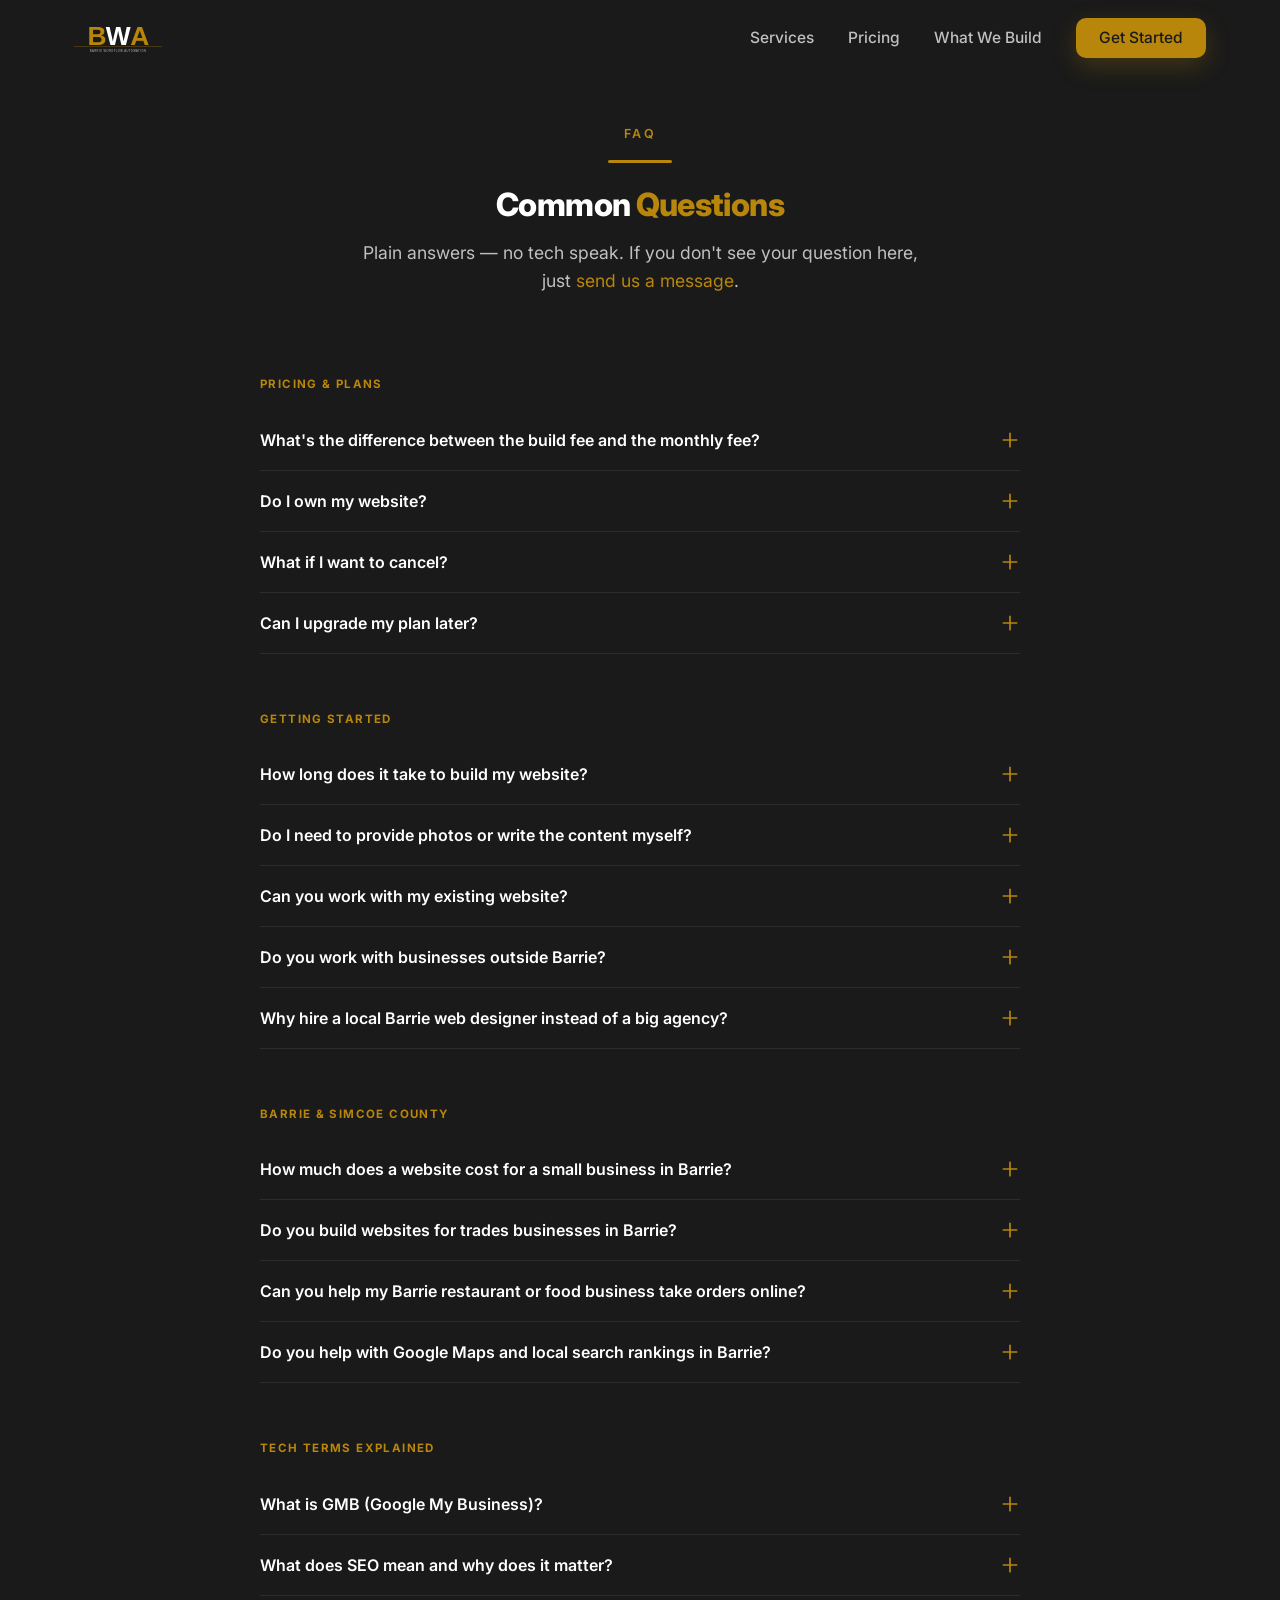
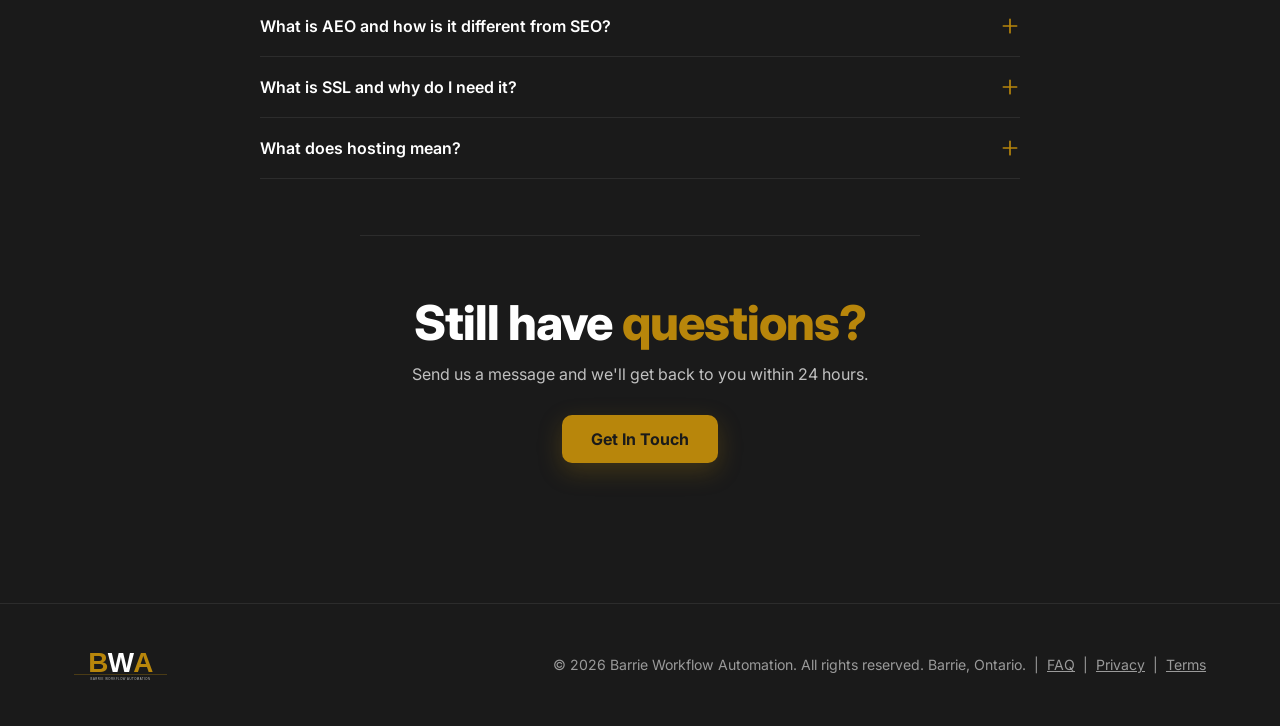
<file: faq.html>
<!DOCTYPE html>
<html lang="en">
<head>
    <meta charset="UTF-8">
    <meta name="viewport" content="width=device-width, initial-scale=1.0">
    <title>FAQ | BWA Barrie — Barrie Workflow Automation</title>
    <meta name="description" content="Common questions about BWA Barrie's web design, app development, and automation services for Barrie, Ontario small businesses. Pricing, process, and timelines explained.">
    <link rel="canonical" href="https://bwabarrie.ca/faq.html">
    <link rel="icon" type="image/png" sizes="64x64" href="assets/favicon-64.png">
    <link rel="icon" type="image/png" sizes="32x32" href="assets/favicon-32.png">
    <link rel="apple-touch-icon" href="assets/bwa-logo-512.png">
    <link rel="preconnect" href="https://fonts.googleapis.com">
    <link rel="preconnect" href="https://fonts.gstatic.com" crossorigin>
    <link href="https://fonts.googleapis.com/css2?family=Inter:wght@300;400;500;600;700;800;900&display=swap" rel="stylesheet">
    <link rel="stylesheet" href="styles.css">

    <script type="application/ld+json">
    {
      "@context": "https://schema.org",
      "@type": "FAQPage",
      "mainEntity": [
        {
          "@type": "Question",
          "name": "What's the difference between the build fee and the monthly fee?",
          "acceptedAnswer": { "@type": "Answer", "text": "The build fee is a one-time cost to design, build, and launch your website — you pay it once and it's done. The monthly fee covers everything that keeps it running: hosting, maintenance, security updates, and ongoing support. Think of the build fee as getting the keys, and the monthly as keeping the lights on." }
        },
        {
          "@type": "Question",
          "name": "Do I own my website?",
          "acceptedAnswer": { "@type": "Answer", "text": "Yes. Everything we build for you is yours. If you ever decide to move on, we'll hand over all the files and help with the transition. No lock-in." }
        },
        {
          "@type": "Question",
          "name": "What if I want to cancel?",
          "acceptedAnswer": { "@type": "Answer", "text": "Cancel anytime — no penalties, no long-term contracts. Just give us a heads up and we'll wrap things up cleanly. You keep your website and all your files." }
        },
        {
          "@type": "Question",
          "name": "Can I upgrade my plan later?",
          "acceptedAnswer": { "@type": "Answer", "text": "Yes. You can start with Essential and add features as your business grows. Upgrading is straightforward — we adjust your monthly and add whatever you need." }
        },
        {
          "@type": "Question",
          "name": "How long does it take to build my website?",
          "acceptedAnswer": { "@type": "Answer", "text": "Most sites are live within 1–2 weeks of getting started. The biggest factor is how quickly we can get your content — photos, text, and a few details about your business." }
        },
        {
          "@type": "Question",
          "name": "Do I need to provide photos or write the content myself?",
          "acceptedAnswer": { "@type": "Answer", "text": "Your own photos always look best, but we can work with stock photos if you don't have any. For the writing, we'll send you a short questionnaire — answer a few questions about your business and we'll take it from there." }
        },
        {
          "@type": "Question",
          "name": "Can you work with my existing website?",
          "acceptedAnswer": { "@type": "Answer", "text": "It depends. Send us the link and we'll take a look. Sometimes a refresh makes more sense than a full rebuild — we'll tell you honestly which is the better move for your situation." }
        },
        {
          "@type": "Question",
          "name": "Do you work with businesses outside Barrie?",
          "acceptedAnswer": { "@type": "Answer", "text": "We're based in Barrie and focused on Simcoe County — including Innisfil, Orillia, Collingwood, Midland, Wasaga Beach, Bradford, and Alliston. We also work remotely with businesses across Ontario." }
        },
        {
          "@type": "Question",
          "name": "Why hire a local Barrie web designer instead of a big agency?",
          "acceptedAnswer": { "@type": "Answer", "text": "With BWA you're talking directly to the person building your site — not getting passed between account managers. We know the Barrie market, we're available when you need us, and we care about your results because our reputation depends on it. No big agency overhead means better prices too." }
        },
        {
          "@type": "Question",
          "name": "How much does a website cost for a small business in Barrie?",
          "acceptedAnswer": { "@type": "Answer", "text": "BWA's Essential plan starts at $250 to build and $75/month to maintain — full custom website, hosting, SSL, and ongoing support. The Professional plan ($500 build + $125/mo) adds booking, automation, SEO and AEO. No hidden fees, no long-term contracts." }
        },
        {
          "@type": "Question",
          "name": "Do you build websites for trades businesses in Barrie?",
          "acceptedAnswer": { "@type": "Answer", "text": "Yes — plumbers, electricians, HVAC, landscapers, and other home service businesses in Barrie and Simcoe County. We build sites with online booking, automated quote follow-up, and Google Maps optimization." }
        },
        {
          "@type": "Question",
          "name": "Can you help my Barrie restaurant or food business take orders online?",
          "acceptedAnswer": { "@type": "Answer", "text": "Yes. We build custom online ordering systems for Barrie restaurants, butcher shops, bakeries, and food retailers — pay at pickup or full online payment. You own the system with no per-order commission fees like DoorDash or SkipTheDishes." }
        },
        {
          "@type": "Question",
          "name": "Do you help with Google Maps and local search rankings in Barrie?",
          "acceptedAnswer": { "@type": "Answer", "text": "Yes. Every site we build is set up to rank locally from day one — proper Google Business Profile setup, local schema markup, and SEO and AEO-optimized content. That means you show up in Google results and get named when someone asks ChatGPT or Perplexity who does your type of work in Barrie. Professional and Premium plans include ongoing Google Search Console, GMB management, and AI search visibility monitoring." }
        },
        {
          "@type": "Question",
          "name": "What is AEO and how is it different from SEO?",
          "acceptedAnswer": { "@type": "Answer", "text": "AEO stands for Answer Engine Optimization — it's how you get your business cited by AI tools like ChatGPT, Perplexity, Google's AI Overviews, and Siri when someone asks a question like 'who's the best web designer in Barrie?' SEO gets you ranked on the Google results page. AEO gets you named in the AI's answer directly. Both matter now, and they reinforce each other. Every site BWA builds is optimized for both from day one." }
        },
        {
          "@type": "Question",
          "name": "What is GMB (Google My Business)?",
          "acceptedAnswer": { "@type": "Answer", "text": "Google My Business (now called Google Business Profile) is the listing that shows up when someone searches for your business on Google or Google Maps — your hours, phone number, photos, and reviews. It's free and one of the best ways to get found locally. We set it up and keep it updated for you." }
        },
        {
          "@type": "Question",
          "name": "What does SEO mean and why does it matter?",
          "acceptedAnswer": { "@type": "Answer", "text": "SEO stands for Search Engine Optimization — it's what helps your website show up when someone Googles 'plumber in Barrie' or 'best butcher near me.' Basic SEO means your site is set up correctly from day one. Ongoing SEO means we keep working on it so you rank higher over time." }
        },
        {
          "@type": "Question",
          "name": "What is SSL and why do I need it?",
          "acceptedAnswer": { "@type": "Answer", "text": "SSL is what puts the padlock icon in your browser's address bar and makes your website address start with https://. It encrypts the connection between your site and your visitors. Google ranks sites without SSL lower, and some browsers warn visitors the site isn't safe. It's included in all our plans." }
        },
        {
          "@type": "Question",
          "name": "What does hosting mean?",
          "acceptedAnswer": { "@type": "Answer", "text": "Hosting is what keeps your website online. Think of it like rent for the server where your website lives. We handle hosting as part of your monthly fee — you don't need to set anything up or manage it yourself." }
        }
      ]
    }
    </script>
    <style>
        .faq-hero {
            padding: 120px 0 60px;
            text-align: center;
        }
        .faq-hero h1 { margin-bottom: 16px; }
        .faq-hero p { color: var(--silver); max-width: 560px; margin: 0 auto; font-size: 1.1rem; }

        .faq-section { padding: 20px 0 80px; }
        .faq-group { max-width: 760px; margin: 0 auto 56px; }
        .faq-group__label {
            font-size: 0.72rem;
            font-weight: 700;
            letter-spacing: 0.12em;
            text-transform: uppercase;
            color: var(--gold);
            margin-bottom: 16px;
        }

        .faq-item {
            border-bottom: 1px solid var(--border-soft);
        }
        .faq-item:first-of-type { border-top: 1px solid var(--border-soft); }

        .faq-q {
            width: 100%;
            background: none;
            border: none;
            color: var(--white);
            font-family: inherit;
            font-size: 1rem;
            font-weight: 600;
            text-align: left;
            padding: 20px 0;
            cursor: pointer;
            display: flex;
            justify-content: space-between;
            align-items: center;
            gap: 16px;
            transition: color 0.2s;
        }
        .faq-q:hover { color: var(--gold); }
        .faq-q svg {
            width: 20px; height: 20px;
            flex-shrink: 0;
            color: var(--gold);
            transition: transform 0.3s ease;
        }
        .faq-item.open .faq-q svg { transform: rotate(45deg); }

        .faq-a {
            max-height: 0;
            overflow: hidden;
            transition: max-height 0.35s ease, padding 0.2s ease;
        }
        .faq-item.open .faq-a { max-height: 400px; padding-bottom: 20px; }
        .faq-a p {
            color: var(--silver);
            line-height: 1.75;
            font-size: 0.97rem;
            margin: 0;
        }
        .faq-a a { color: var(--gold); text-decoration: underline; }

        .faq-cta {
            text-align: center;
            padding: 60px 0;
            border-top: 1px solid var(--border-soft);
            max-width: 560px;
            margin: 0 auto;
        }
        .faq-cta h2 { margin-bottom: 12px; }
        .faq-cta p { color: var(--silver); margin-bottom: 28px; }
    </style>
</head>
<body>

    <!-- NAV -->
    <nav class="nav" id="nav">
        <div class="container nav__inner">
            <a href="index.html" class="nav__logo" aria-label="Barrie Workflow Automation home">
                <img src="assets/bwa-logo-cropped.svg" alt="Barrie Workflow Automation logo">
            </a>
            <div class="nav__links">
                <a href="index.html#services">Services</a>
                <a href="index.html#pricing">Pricing</a>
                <a href="index.html#work">What We Build</a>
                <a href="index.html#contact" class="btn btn--gold" style="padding:11px 22px;">Get Started</a>
            </div>
            <button class="nav__toggle" id="navToggle" aria-label="Open menu" aria-expanded="false">
                <svg id="navIcon" fill="none" stroke="currentColor" viewBox="0 0 24 24">
                    <path stroke-linecap="round" stroke-linejoin="round" stroke-width="2" d="M4 6h16M4 12h16M4 18h16"/>
                </svg>
            </button>
        </div>
        <div class="nav__mobile" id="navMobile">
            <a href="index.html#services">Services</a>
            <a href="index.html#pricing">Pricing</a>
            <a href="index.html#work">What We Build</a>
            <a href="index.html#contact" class="cta">Get Started</a>
        </div>
    </nav>

    <!-- HERO -->
    <div class="faq-hero">
        <div class="container">
            <span class="eyebrow">FAQ</span>
            <hr class="divider divider--center">
            <h1>Common <span class="accent">Questions</span></h1>
            <p>Plain answers — no tech speak. If you don't see your question here, just <a href="index.html#contact" style="color:var(--gold);">send us a message</a>.</p>
        </div>
    </div>

    <!-- FAQ CONTENT -->
    <section class="faq-section">
        <div class="container">

            <!-- PRICING -->
            <div class="faq-group">
                <div class="faq-group__label">Pricing & Plans</div>

                <div class="faq-item">
                    <button class="faq-q">What's the difference between the build fee and the monthly fee?
                        <svg fill="none" stroke="currentColor" viewBox="0 0 24 24"><path stroke-linecap="round" stroke-linejoin="round" stroke-width="2" d="M12 4v16m8-8H4"/></svg>
                    </button>
                    <div class="faq-a"><p>The build fee is a one-time cost to design, build, and launch your website or service — you pay it once and it's done. The monthly fee covers everything that keeps it running: hosting, maintenance, security updates, and ongoing support. Think of the build fee as getting the keys, and the monthly as keeping the lights on.</p></div>
                </div>

                <div class="faq-item">
                    <button class="faq-q">Do I own my website?
                        <svg fill="none" stroke="currentColor" viewBox="0 0 24 24"><path stroke-linecap="round" stroke-linejoin="round" stroke-width="2" d="M12 4v16m8-8H4"/></svg>
                    </button>
                    <div class="faq-a"><p>Yes. Everything we build for you is yours. If you ever decide to move on, we'll hand over all the files and help with the transition. No hostage situations here.</p></div>
                </div>

                <div class="faq-item">
                    <button class="faq-q">What if I want to cancel?
                        <svg fill="none" stroke="currentColor" viewBox="0 0 24 24"><path stroke-linecap="round" stroke-linejoin="round" stroke-width="2" d="M12 4v16m8-8H4"/></svg>
                    </button>
                    <div class="faq-a"><p>Cancel anytime — no penalties, no long-term contracts. Just give us a heads up and we'll wrap things up cleanly. You keep your website and all your files.</p></div>
                </div>

                <div class="faq-item">
                    <button class="faq-q">Can I upgrade my plan later?
                        <svg fill="none" stroke="currentColor" viewBox="0 0 24 24"><path stroke-linecap="round" stroke-linejoin="round" stroke-width="2" d="M12 4v16m8-8H4"/></svg>
                    </button>
                    <div class="faq-a"><p>Absolutely. You can start with Essential and add features as your business grows. Upgrading is straightforward — we adjust your monthly and add whatever you need.</p></div>
                </div>
            </div>

            <!-- GETTING STARTED -->
            <div class="faq-group">
                <div class="faq-group__label">Getting Started</div>

                <div class="faq-item">
                    <button class="faq-q">How long does it take to build my website?
                        <svg fill="none" stroke="currentColor" viewBox="0 0 24 24"><path stroke-linecap="round" stroke-linejoin="round" stroke-width="2" d="M12 4v16m8-8H4"/></svg>
                    </button>
                    <div class="faq-a"><p>Most sites are live within 1–2 weeks of getting started. The biggest factor is how quickly we can get your content (photos, text, and a few details about your business). The faster you can get us that, the faster we can launch.</p></div>
                </div>

                <div class="faq-item">
                    <button class="faq-q">Do I need to provide photos or write the content myself?
                        <svg fill="none" stroke="currentColor" viewBox="0 0 24 24"><path stroke-linecap="round" stroke-linejoin="round" stroke-width="2" d="M12 4v16m8-8H4"/></svg>
                    </button>
                    <div class="faq-a"><p>Your own photos always look best, but we can work with stock photos if you don't have any. For the writing, we'll send you a short questionnaire — answer a few questions about your business and we'll take it from there.</p></div>
                </div>

                <div class="faq-item">
                    <button class="faq-q">Can you work with my existing website?
                        <svg fill="none" stroke="currentColor" viewBox="0 0 24 24"><path stroke-linecap="round" stroke-linejoin="round" stroke-width="2" d="M12 4v16m8-8H4"/></svg>
                    </button>
                    <div class="faq-a"><p>It depends. Send us the link and we'll take a look. Sometimes a refresh makes more sense than a full rebuild — we'll tell you honestly which is the better move for your situation.</p></div>
                </div>

                <div class="faq-item">
                    <button class="faq-q">Do you work with businesses outside Barrie?
                        <svg fill="none" stroke="currentColor" viewBox="0 0 24 24"><path stroke-linecap="round" stroke-linejoin="round" stroke-width="2" d="M12 4v16m8-8H4"/></svg>
                    </button>
                    <div class="faq-a"><p>We're based in Barrie and focused on Simcoe County — including Innisfil, Orillia, Collingwood, Midland, Wasaga Beach, Bradford, and Alliston. If you're in the area and a good fit, reach out. We also work remotely with businesses across Ontario.</p></div>
                </div>

                <div class="faq-item">
                    <button class="faq-q">Why hire a local Barrie web designer instead of a big agency?
                        <svg fill="none" stroke="currentColor" viewBox="0 0 24 24"><path stroke-linecap="round" stroke-linejoin="round" stroke-width="2" d="M12 4v16m8-8H4"/></svg>
                    </button>
                    <div class="faq-a"><p>With BWA you're talking directly to the person building your site — not getting passed between account managers. We know the Barrie market, we're available when you need us, and we care about your results because our reputation depends on it. No big agency overhead means better prices too.</p></div>
                </div>
            </div>

            <!-- LOCAL -->
            <div class="faq-group">
                <div class="faq-group__label">Barrie & Simcoe County</div>

                <div class="faq-item">
                    <button class="faq-q">How much does a website cost for a small business in Barrie?
                        <svg fill="none" stroke="currentColor" viewBox="0 0 24 24"><path stroke-linecap="round" stroke-linejoin="round" stroke-width="2" d="M12 4v16m8-8H4"/></svg>
                    </button>
                    <div class="faq-a"><p>Our Essential plan starts at $250 to build and $75/month to maintain — that's a full custom website, hosting, SSL, and ongoing support. Most Barrie small businesses start here. The Professional plan ($500 build + $125/mo) adds booking, automation, and SEO. No surprise fees, no long-term contracts.</p></div>
                </div>

                <div class="faq-item">
                    <button class="faq-q">Do you build websites for trades businesses in Barrie?
                        <svg fill="none" stroke="currentColor" viewBox="0 0 24 24"><path stroke-linecap="round" stroke-linejoin="round" stroke-width="2" d="M12 4v16m8-8H4"/></svg>
                    </button>
                    <div class="faq-a"><p>Yes — plumbers, electricians, HVAC, landscapers, and other home service businesses are a big part of what we do. We build sites with online booking, automated quote follow-up, and Google Maps optimization so customers in Barrie and Simcoe County can find you first.</p></div>
                </div>

                <div class="faq-item">
                    <button class="faq-q">Can you help my Barrie restaurant or food business take orders online?
                        <svg fill="none" stroke="currentColor" viewBox="0 0 24 24"><path stroke-linecap="round" stroke-linejoin="round" stroke-width="2" d="M12 4v16m8-8H4"/></svg>
                    </button>
                    <div class="faq-a"><p>Absolutely. We build custom online ordering systems for Barrie restaurants, butcher shops, bakeries, and food retailers — pay at pickup or full online payment. You own the system, so there are no per-order commission fees like you'd pay with DoorDash or SkipTheDishes. Online payments do go through a standard payment processor (like Stripe), which charges a small transaction fee — but that's it.</p></div>
                </div>

                <div class="faq-item">
                    <button class="faq-q">Do you help with Google Maps and local search rankings in Barrie?
                        <svg fill="none" stroke="currentColor" viewBox="0 0 24 24"><path stroke-linecap="round" stroke-linejoin="round" stroke-width="2" d="M12 4v16m8-8H4"/></svg>
                    </button>
                    <div class="faq-a"><p>Yes. Every site we build is set up to rank locally from day one — proper Google Business Profile setup, local schema markup, and SEO and AEO-optimized content. That means you show up in Google search results and get named when someone asks ChatGPT or Perplexity "who does HVAC in Barrie?" The Professional and Premium plans include ongoing Google Search Console, GMB management, and AI search visibility monitoring to keep improving your visibility over time.</p></div>
                </div>
            </div>

            <!-- TECH TERMS -->
            <div class="faq-group">
                <div class="faq-group__label">Tech Terms Explained</div>

                <div class="faq-item">
                    <button class="faq-q">What is GMB (Google My Business)?
                        <svg fill="none" stroke="currentColor" viewBox="0 0 24 24"><path stroke-linecap="round" stroke-linejoin="round" stroke-width="2" d="M12 4v16m8-8H4"/></svg>
                    </button>
                    <div class="faq-a"><p>Google My Business (now called Google Business Profile) is the listing that shows up when someone searches for your business on Google or Google Maps — your hours, phone number, photos, and reviews. It's free and one of the best ways to get found locally. We set it up and keep it updated for you.</p></div>
                </div>

                <div class="faq-item">
                    <button class="faq-q">What does SEO mean and why does it matter?
                        <svg fill="none" stroke="currentColor" viewBox="0 0 24 24"><path stroke-linecap="round" stroke-linejoin="round" stroke-width="2" d="M12 4v16m8-8H4"/></svg>
                    </button>
                    <div class="faq-a"><p>SEO stands for Search Engine Optimization — it's what helps your website show up when someone Googles "plumber in Barrie" or "best butcher near me." Basic SEO means your site is set up correctly from day one (page titles, descriptions, fast load times). Ongoing SEO means we keep working on it so you rank higher over time.</p></div>
                </div>

                <div class="faq-item">
                    <button class="faq-q">What is AEO and how is it different from SEO?
                        <svg fill="none" stroke="currentColor" viewBox="0 0 24 24"><path stroke-linecap="round" stroke-linejoin="round" stroke-width="2" d="M12 4v16m8-8H4"/></svg>
                    </button>
                    <div class="faq-a"><p>AEO stands for Answer Engine Optimization — it's how you get your business cited by AI tools like ChatGPT, Perplexity, Google's AI Overviews, and Siri when someone asks a question like "who's the best web designer in Barrie?" SEO gets you ranked on the Google results page. AEO gets you named in the AI's answer directly. Both matter now, and they reinforce each other. Every site BWA builds is optimized for both from day one — the right structured data, clear direct answers in your content, and a setup that AI tools can actually read and trust.</p></div>
                </div>

                <div class="faq-item">
                    <button class="faq-q">What is SSL and why do I need it?
                        <svg fill="none" stroke="currentColor" viewBox="0 0 24 24"><path stroke-linecap="round" stroke-linejoin="round" stroke-width="2" d="M12 4v16m8-8H4"/></svg>
                    </button>
                    <div class="faq-a"><p>SSL is what puts the padlock icon in your browser's address bar and makes your website address start with "https://" instead of "http://". It encrypts the connection between your site and your visitors. Google ranks sites without SSL lower, and some browsers warn visitors that the site isn't safe. It's included in all our plans.</p></div>
                </div>

                <div class="faq-item">
                    <button class="faq-q">What does hosting mean?
                        <svg fill="none" stroke="currentColor" viewBox="0 0 24 24"><path stroke-linecap="round" stroke-linejoin="round" stroke-width="2" d="M12 4v16m8-8H4"/></svg>
                    </button>
                    <div class="faq-a"><p>Hosting is what keeps your website online. Think of it like rent for the server where your website lives. We handle hosting as part of your monthly fee — you don't need to set anything up or manage it yourself.</p></div>
                </div>
            </div>

            <!-- CTA -->
            <div class="faq-cta">
                <h2>Still have <span class="accent">questions?</span></h2>
                <p>Send us a message and we'll get back to you within 24 hours.</p>
                <a href="index.html#contact" class="btn btn--gold">Get In Touch</a>
            </div>

        </div>
    </section>

    <!-- FOOTER -->
    <footer class="footer">
        <div class="container footer__inner">
            <a href="index.html" class="footer__logo" aria-label="Barrie Workflow Automation home">
                <img src="assets/bwa-logo-cropped.svg" alt="Barrie Workflow Automation logo">
            </a>
            <p>&copy; 2026 Barrie Workflow Automation. All rights reserved. Barrie, Ontario. &nbsp;|&nbsp; <a href="faq.html" style="color:var(--silver-dim); text-decoration:underline;">FAQ</a> &nbsp;|&nbsp; <a href="privacy.html" style="color:var(--silver-dim); text-decoration:underline;">Privacy</a> &nbsp;|&nbsp; <a href="terms.html" style="color:var(--silver-dim); text-decoration:underline;">Terms</a></p>
        </div>
    </footer>

    <script>
        // Nav scroll
        const nav = document.getElementById('nav');
        window.addEventListener('scroll', () => {
            nav.classList.toggle('scrolled', window.scrollY > 40);
        }, { passive: true });

        // Mobile menu
        const toggle = document.getElementById('navToggle');
        const mobile = document.getElementById('navMobile');
        const icon = document.getElementById('navIcon');
        const OPEN = 'M6 18L18 6M6 6l12 12';
        const CLOSED = 'M4 6h16M4 12h16M4 18h16';
        let open = false;
        toggle.addEventListener('click', () => {
            open = !open;
            mobile.classList.toggle('open', open);
            icon.querySelector('path').setAttribute('d', open ? OPEN : CLOSED);
            toggle.setAttribute('aria-expanded', String(open));
        });

        // FAQ accordion
        document.querySelectorAll('.faq-item').forEach(item => {
            item.querySelector('.faq-q').addEventListener('click', () => {
                const isOpen = item.classList.contains('open');
                document.querySelectorAll('.faq-item.open').forEach(i => i.classList.remove('open'));
                if (!isOpen) item.classList.add('open');
            });
        });
    </script>
</body>
</html>
</file>
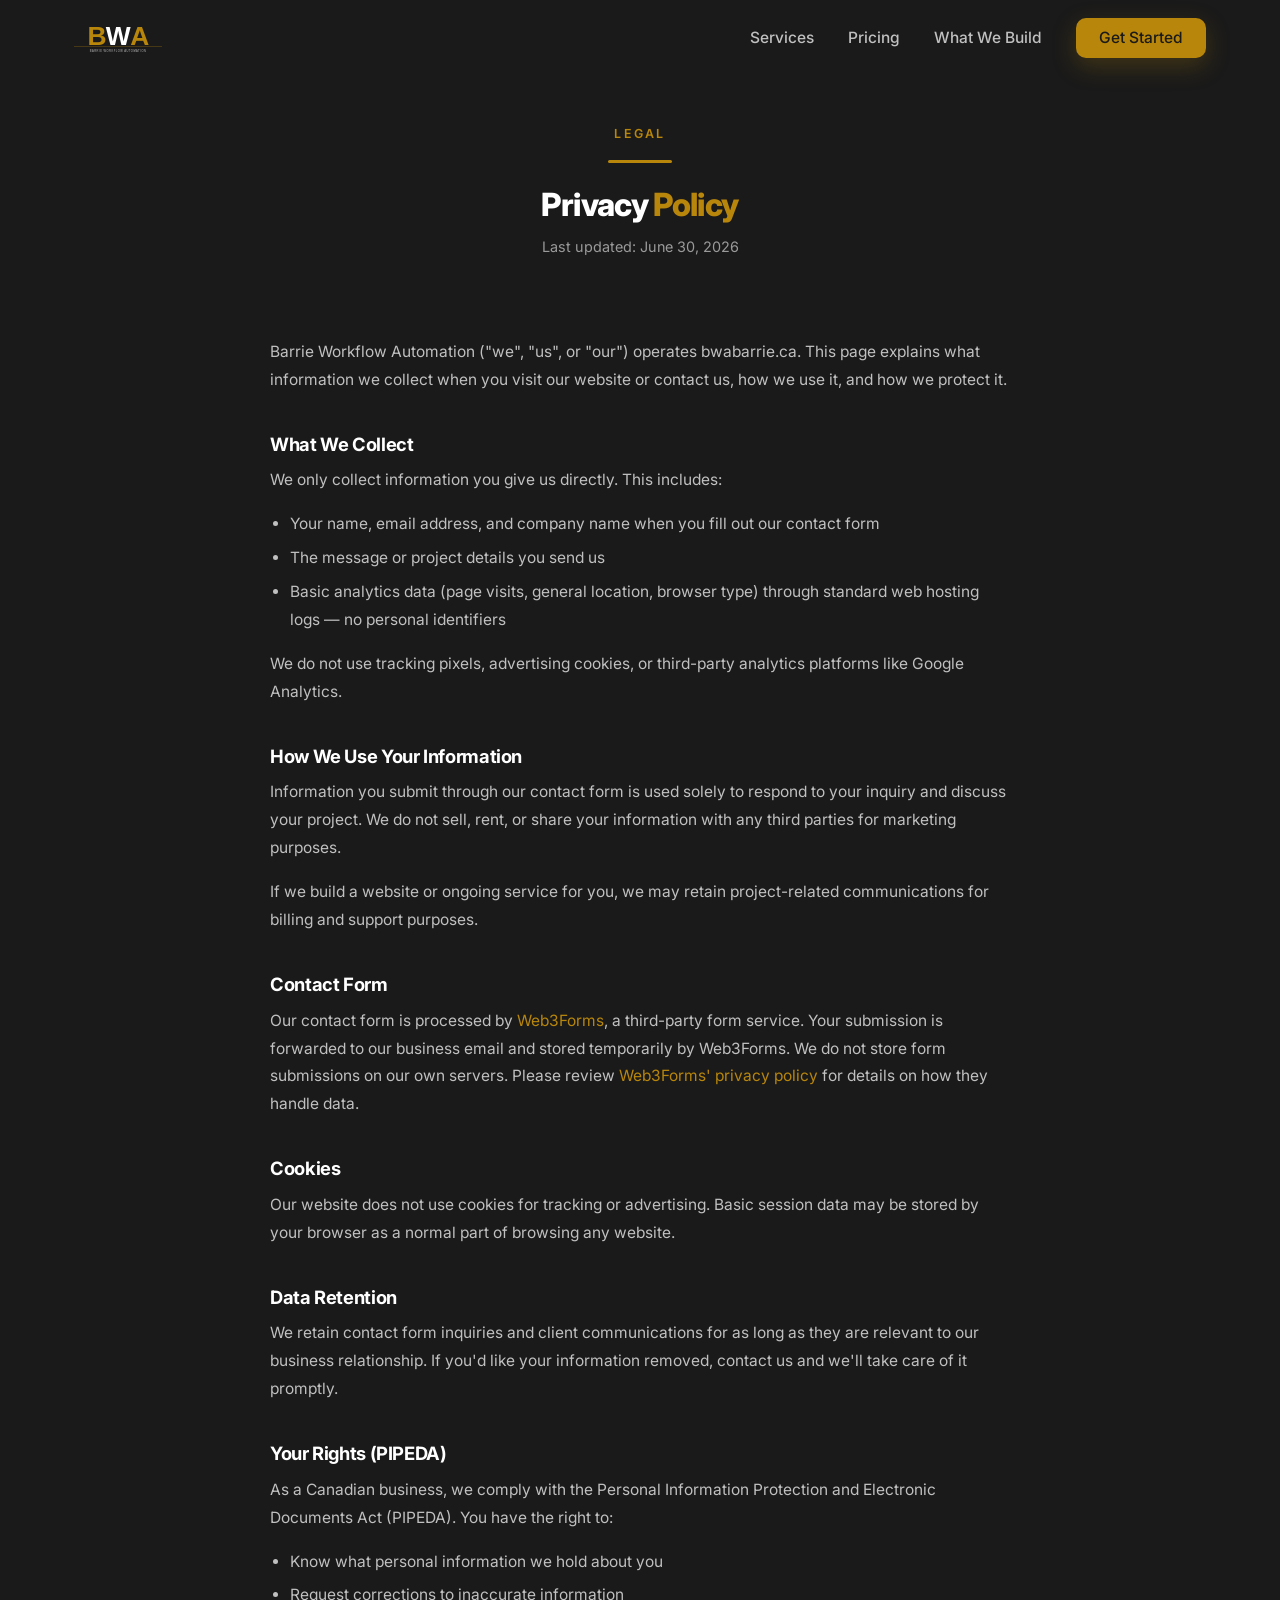
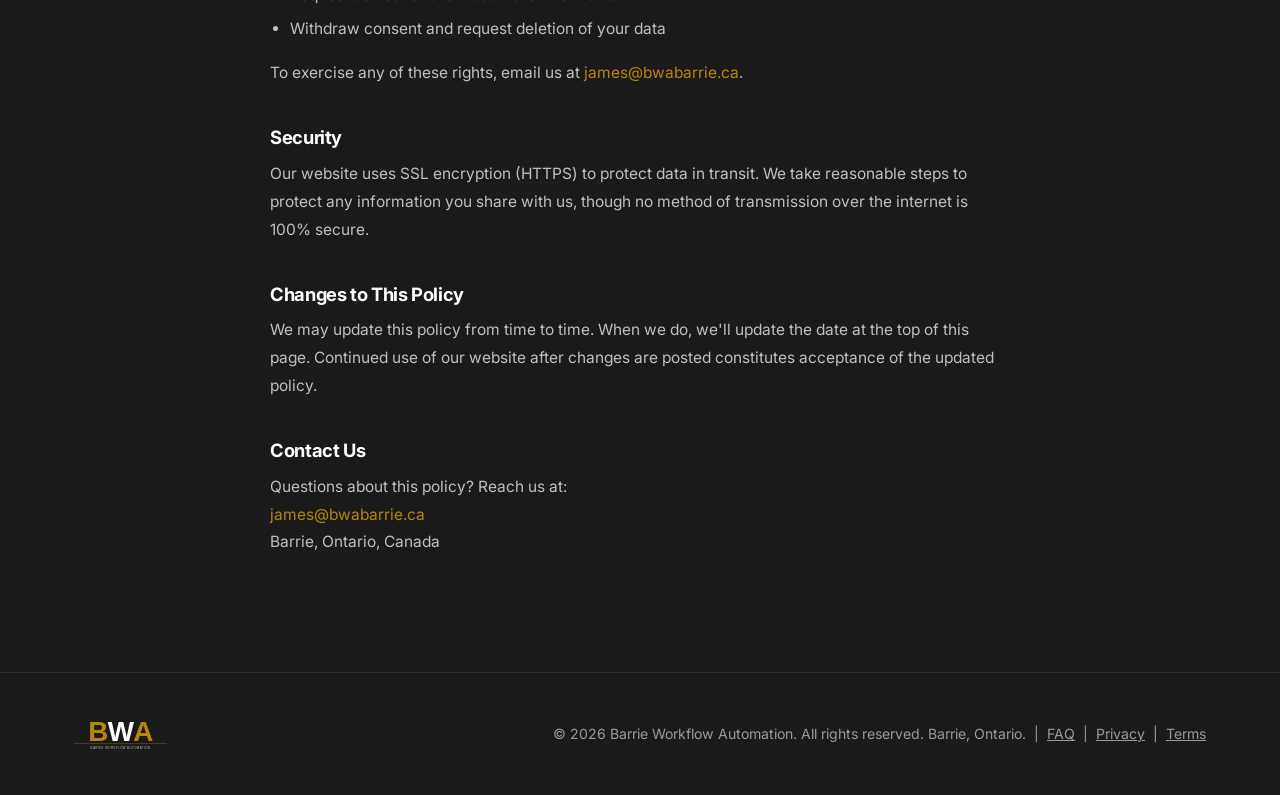
<file: privacy.html>
<!DOCTYPE html>
<html lang="en">
<head>
    <meta charset="UTF-8">
    <meta name="viewport" content="width=device-width, initial-scale=1.0">
    <title>Privacy Policy | Barrie Workflow Automation</title>
    <meta name="description" content="Privacy Policy for Barrie Workflow Automation — how we collect, use, and protect your information.">
    <link rel="icon" type="image/png" sizes="64x64" href="assets/favicon-64.png">
    <link rel="icon" type="image/png" sizes="32x32" href="assets/favicon-32.png">
    <link rel="apple-touch-icon" href="assets/bwa-logo-512.png">
    <link rel="preconnect" href="https://fonts.googleapis.com">
    <link rel="preconnect" href="https://fonts.gstatic.com" crossorigin>
    <link href="https://fonts.googleapis.com/css2?family=Inter:wght@300;400;500;600;700;800;900&display=swap" rel="stylesheet">
    <link rel="stylesheet" href="styles.css">
    <style>
        .legal-hero { padding: 120px 0 40px; text-align: center; }
        .legal-hero h1 { margin-bottom: 12px; }
        .legal-hero p { color: var(--silver-dim); font-size: 0.9rem; }
        .legal-body { max-width: 740px; margin: 0 auto; padding: 40px 0 100px; }
        .legal-body h2 { font-size: 1.15rem; font-weight: 700; color: var(--white); margin: 40px 0 12px; }
        .legal-body h2:first-child { margin-top: 0; }
        .legal-body p { color: var(--silver); line-height: 1.8; margin-bottom: 16px; font-size: 0.97rem; }
        .legal-body ul { color: var(--silver); line-height: 1.8; margin: 0 0 16px 20px; font-size: 0.97rem; }
        .legal-body ul li { margin-bottom: 6px; }
        .legal-body a { color: var(--gold); }
    </style>
</head>
<body>

    <!-- NAV -->
    <nav class="nav" id="nav">
        <div class="container nav__inner">
            <a href="index.html" class="nav__logo" aria-label="Barrie Workflow Automation home">
                <img src="assets/bwa-logo-cropped.svg" alt="Barrie Workflow Automation logo">
            </a>
            <div class="nav__links">
                <a href="index.html#services">Services</a>
                <a href="index.html#pricing">Pricing</a>
                <a href="index.html#work">What We Build</a>
                <a href="index.html#contact" class="btn btn--gold" style="padding:11px 22px;">Get Started</a>
            </div>
            <button class="nav__toggle" id="navToggle" aria-label="Open menu" aria-expanded="false">
                <svg id="navIcon" fill="none" stroke="currentColor" viewBox="0 0 24 24">
                    <path stroke-linecap="round" stroke-linejoin="round" stroke-width="2" d="M4 6h16M4 12h16M4 18h16"/>
                </svg>
            </button>
        </div>
        <div class="nav__mobile" id="navMobile">
            <a href="index.html#services">Services</a>
            <a href="index.html#pricing">Pricing</a>
            <a href="index.html#work">What We Build</a>
            <a href="index.html#contact" class="cta">Get Started</a>
        </div>
    </nav>

    <!-- HERO -->
    <div class="legal-hero">
        <div class="container">
            <span class="eyebrow">Legal</span>
            <hr class="divider divider--center">
            <h1>Privacy <span class="accent">Policy</span></h1>
            <p>Last updated: June 30, 2026</p>
        </div>
    </div>

    <!-- BODY -->
    <div class="container">
        <div class="legal-body">

            <p>Barrie Workflow Automation ("we", "us", or "our") operates bwabarrie.ca. This page explains what information we collect when you visit our website or contact us, how we use it, and how we protect it.</p>

            <h2>What We Collect</h2>
            <p>We only collect information you give us directly. This includes:</p>
            <ul>
                <li>Your name, email address, and company name when you fill out our contact form</li>
                <li>The message or project details you send us</li>
                <li>Basic analytics data (page visits, general location, browser type) through standard web hosting logs — no personal identifiers</li>
            </ul>
            <p>We do not use tracking pixels, advertising cookies, or third-party analytics platforms like Google Analytics.</p>

            <h2>How We Use Your Information</h2>
            <p>Information you submit through our contact form is used solely to respond to your inquiry and discuss your project. We do not sell, rent, or share your information with any third parties for marketing purposes.</p>
            <p>If we build a website or ongoing service for you, we may retain project-related communications for billing and support purposes.</p>

            <h2>Contact Form</h2>
            <p>Our contact form is processed by <a href="https://web3forms.com" target="_blank" rel="noopener">Web3Forms</a>, a third-party form service. Your submission is forwarded to our business email and stored temporarily by Web3Forms. We do not store form submissions on our own servers. Please review <a href="https://web3forms.com/privacy" target="_blank" rel="noopener">Web3Forms' privacy policy</a> for details on how they handle data.</p>

            <h2>Cookies</h2>
            <p>Our website does not use cookies for tracking or advertising. Basic session data may be stored by your browser as a normal part of browsing any website.</p>

            <h2>Data Retention</h2>
            <p>We retain contact form inquiries and client communications for as long as they are relevant to our business relationship. If you'd like your information removed, contact us and we'll take care of it promptly.</p>

            <h2>Your Rights (PIPEDA)</h2>
            <p>As a Canadian business, we comply with the Personal Information Protection and Electronic Documents Act (PIPEDA). You have the right to:</p>
            <ul>
                <li>Know what personal information we hold about you</li>
                <li>Request corrections to inaccurate information</li>
                <li>Withdraw consent and request deletion of your data</li>
            </ul>
            <p>To exercise any of these rights, email us at <a href="mailto:james@bwabarrie.ca">james@bwabarrie.ca</a>.</p>

            <h2>Security</h2>
            <p>Our website uses SSL encryption (HTTPS) to protect data in transit. We take reasonable steps to protect any information you share with us, though no method of transmission over the internet is 100% secure.</p>

            <h2>Changes to This Policy</h2>
            <p>We may update this policy from time to time. When we do, we'll update the date at the top of this page. Continued use of our website after changes are posted constitutes acceptance of the updated policy.</p>

            <h2>Contact Us</h2>
            <p>Questions about this policy? Reach us at:<br>
            <a href="mailto:james@bwabarrie.ca">james@bwabarrie.ca</a><br>
            Barrie, Ontario, Canada</p>

        </div>
    </div>

    <!-- FOOTER -->
    <footer class="footer">
        <div class="container footer__inner">
            <a href="index.html" class="footer__logo" aria-label="Barrie Workflow Automation home">
                <img src="assets/bwa-logo-cropped.svg" alt="Barrie Workflow Automation logo">
            </a>
            <p>&copy; 2026 Barrie Workflow Automation. All rights reserved. Barrie, Ontario. &nbsp;|&nbsp; <a href="faq.html" style="color:var(--silver-dim); text-decoration:underline;">FAQ</a> &nbsp;|&nbsp; <a href="privacy.html" style="color:var(--silver-dim); text-decoration:underline;">Privacy</a> &nbsp;|&nbsp; <a href="terms.html" style="color:var(--silver-dim); text-decoration:underline;">Terms</a></p>
        </div>
    </footer>

    <script>
        const nav = document.getElementById('nav');
        window.addEventListener('scroll', () => nav.classList.toggle('scrolled', window.scrollY > 40), { passive: true });
        const toggle = document.getElementById('navToggle');
        const mobile = document.getElementById('navMobile');
        const icon = document.getElementById('navIcon');
        const OPEN = 'M6 18L18 6M6 6l12 12', CLOSED = 'M4 6h16M4 12h16M4 18h16';
        let open = false;
        toggle.addEventListener('click', () => {
            open = !open;
            mobile.classList.toggle('open', open);
            icon.querySelector('path').setAttribute('d', open ? OPEN : CLOSED);
            toggle.setAttribute('aria-expanded', String(open));
        });
    </script>
</body>
</html>
</file>
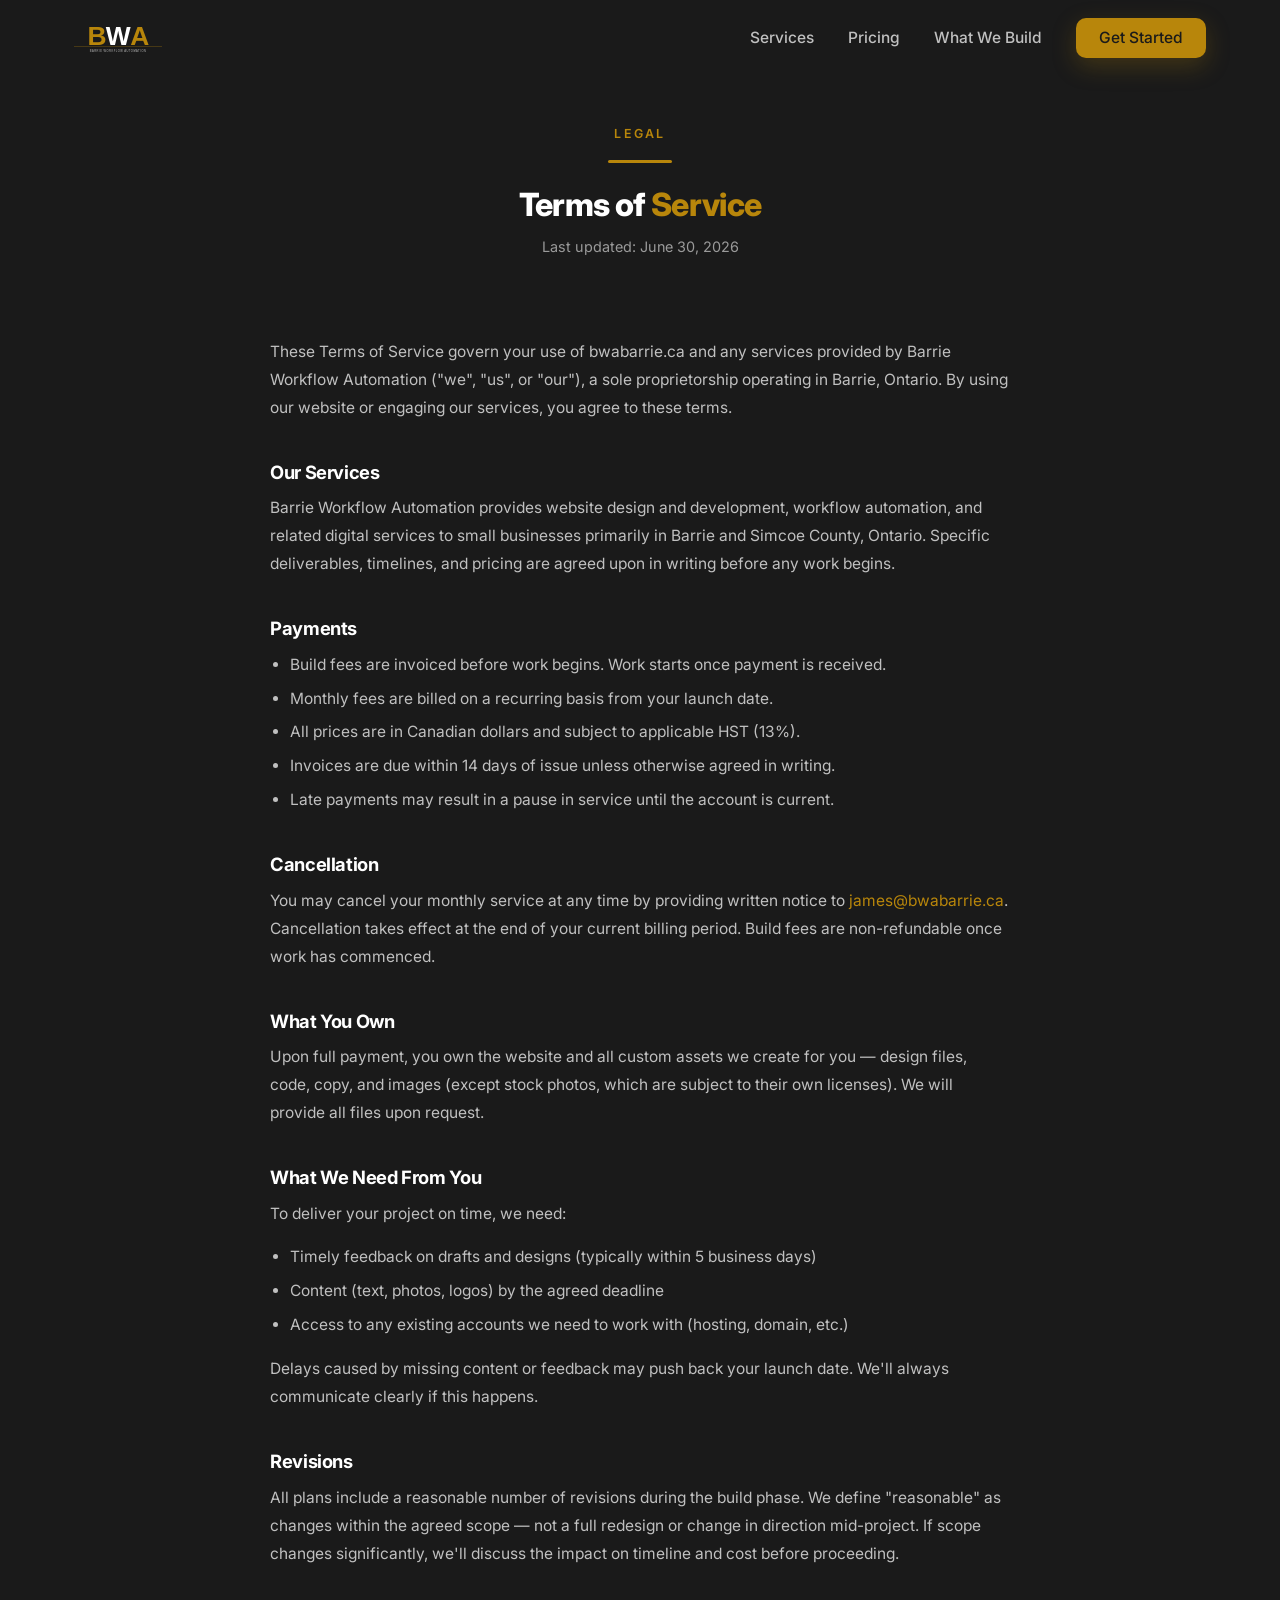
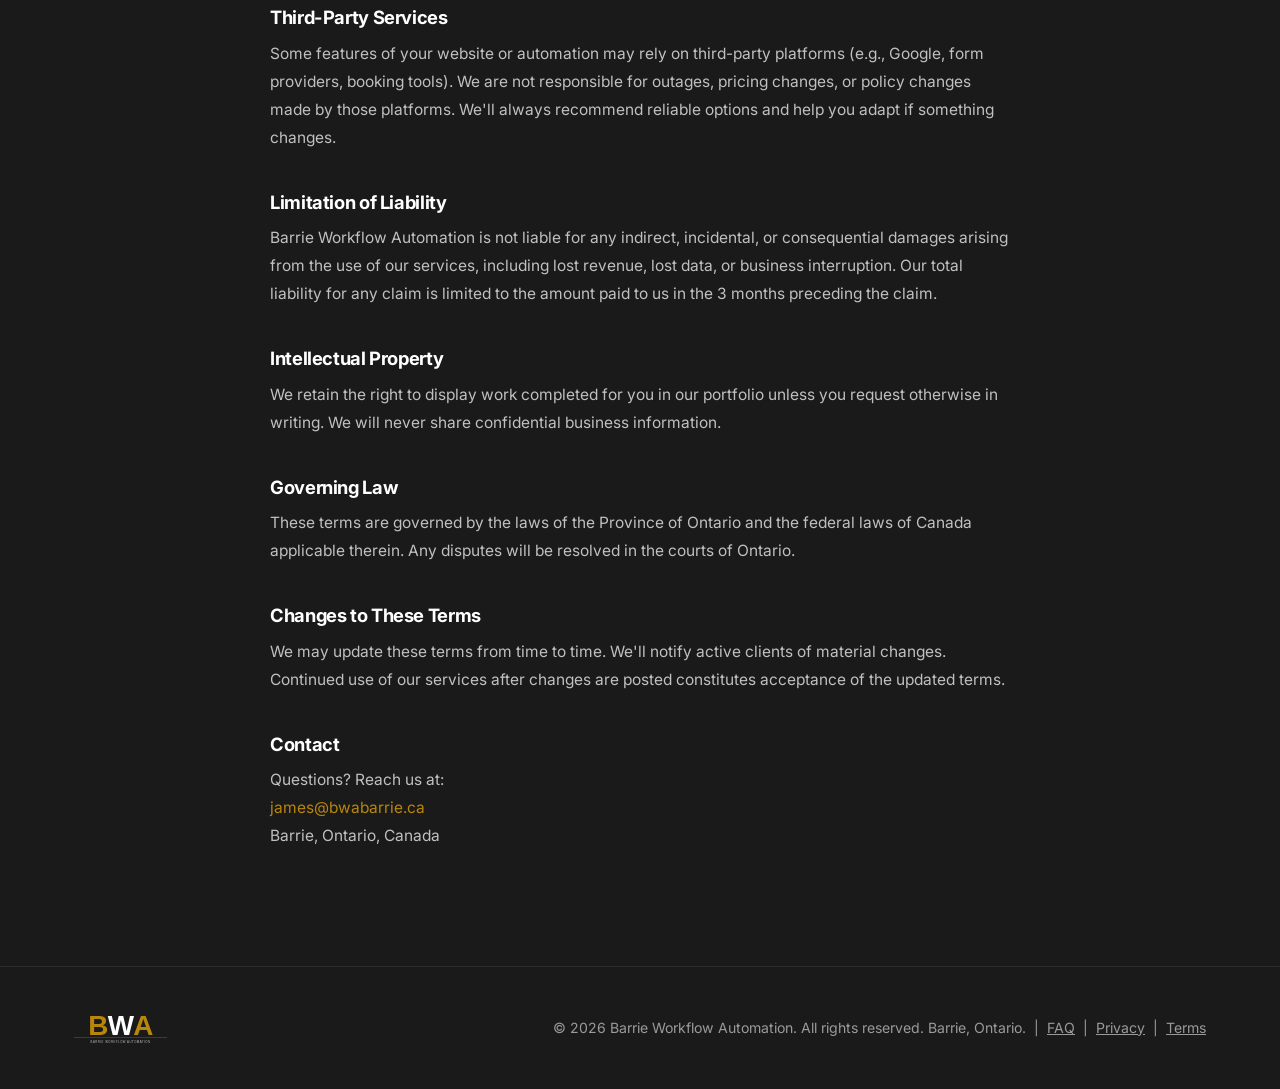
<file: terms.html>
<!DOCTYPE html>
<html lang="en">
<head>
    <meta charset="UTF-8">
    <meta name="viewport" content="width=device-width, initial-scale=1.0">
    <title>Terms of Service | Barrie Workflow Automation</title>
    <meta name="description" content="Terms of Service for Barrie Workflow Automation — what you can expect from us and what we ask in return.">
    <link rel="icon" type="image/png" sizes="64x64" href="assets/favicon-64.png">
    <link rel="icon" type="image/png" sizes="32x32" href="assets/favicon-32.png">
    <link rel="apple-touch-icon" href="assets/bwa-logo-512.png">
    <link rel="preconnect" href="https://fonts.googleapis.com">
    <link rel="preconnect" href="https://fonts.gstatic.com" crossorigin>
    <link href="https://fonts.googleapis.com/css2?family=Inter:wght@300;400;500;600;700;800;900&display=swap" rel="stylesheet">
    <link rel="stylesheet" href="styles.css">
    <style>
        .legal-hero { padding: 120px 0 40px; text-align: center; }
        .legal-hero h1 { margin-bottom: 12px; }
        .legal-hero p { color: var(--silver-dim); font-size: 0.9rem; }
        .legal-body { max-width: 740px; margin: 0 auto; padding: 40px 0 100px; }
        .legal-body h2 { font-size: 1.15rem; font-weight: 700; color: var(--white); margin: 40px 0 12px; }
        .legal-body h2:first-child { margin-top: 0; }
        .legal-body p { color: var(--silver); line-height: 1.8; margin-bottom: 16px; font-size: 0.97rem; }
        .legal-body ul { color: var(--silver); line-height: 1.8; margin: 0 0 16px 20px; font-size: 0.97rem; }
        .legal-body ul li { margin-bottom: 6px; }
        .legal-body a { color: var(--gold); }
    </style>
</head>
<body>

    <!-- NAV -->
    <nav class="nav" id="nav">
        <div class="container nav__inner">
            <a href="index.html" class="nav__logo" aria-label="Barrie Workflow Automation home">
                <img src="assets/bwa-logo-cropped.svg" alt="Barrie Workflow Automation logo">
            </a>
            <div class="nav__links">
                <a href="index.html#services">Services</a>
                <a href="index.html#pricing">Pricing</a>
                <a href="index.html#work">What We Build</a>
                <a href="index.html#contact" class="btn btn--gold" style="padding:11px 22px;">Get Started</a>
            </div>
            <button class="nav__toggle" id="navToggle" aria-label="Open menu" aria-expanded="false">
                <svg id="navIcon" fill="none" stroke="currentColor" viewBox="0 0 24 24">
                    <path stroke-linecap="round" stroke-linejoin="round" stroke-width="2" d="M4 6h16M4 12h16M4 18h16"/>
                </svg>
            </button>
        </div>
        <div class="nav__mobile" id="navMobile">
            <a href="index.html#services">Services</a>
            <a href="index.html#pricing">Pricing</a>
            <a href="index.html#work">What We Build</a>
            <a href="index.html#contact" class="cta">Get Started</a>
        </div>
    </nav>

    <!-- HERO -->
    <div class="legal-hero">
        <div class="container">
            <span class="eyebrow">Legal</span>
            <hr class="divider divider--center">
            <h1>Terms of <span class="accent">Service</span></h1>
            <p>Last updated: June 30, 2026</p>
        </div>
    </div>

    <!-- BODY -->
    <div class="container">
        <div class="legal-body">

            <p>These Terms of Service govern your use of bwabarrie.ca and any services provided by Barrie Workflow Automation ("we", "us", or "our"), a sole proprietorship operating in Barrie, Ontario. By using our website or engaging our services, you agree to these terms.</p>

            <h2>Our Services</h2>
            <p>Barrie Workflow Automation provides website design and development, workflow automation, and related digital services to small businesses primarily in Barrie and Simcoe County, Ontario. Specific deliverables, timelines, and pricing are agreed upon in writing before any work begins.</p>

            <h2>Payments</h2>
            <ul>
                <li>Build fees are invoiced before work begins. Work starts once payment is received.</li>
                <li>Monthly fees are billed on a recurring basis from your launch date.</li>
                <li>All prices are in Canadian dollars and subject to applicable HST (13%).</li>
                <li>Invoices are due within 14 days of issue unless otherwise agreed in writing.</li>
                <li>Late payments may result in a pause in service until the account is current.</li>
            </ul>

            <h2>Cancellation</h2>
            <p>You may cancel your monthly service at any time by providing written notice to <a href="mailto:james@bwabarrie.ca">james@bwabarrie.ca</a>. Cancellation takes effect at the end of your current billing period. Build fees are non-refundable once work has commenced.</p>

            <h2>What You Own</h2>
            <p>Upon full payment, you own the website and all custom assets we create for you — design files, code, copy, and images (except stock photos, which are subject to their own licenses). We will provide all files upon request.</p>

            <h2>What We Need From You</h2>
            <p>To deliver your project on time, we need:</p>
            <ul>
                <li>Timely feedback on drafts and designs (typically within 5 business days)</li>
                <li>Content (text, photos, logos) by the agreed deadline</li>
                <li>Access to any existing accounts we need to work with (hosting, domain, etc.)</li>
            </ul>
            <p>Delays caused by missing content or feedback may push back your launch date. We'll always communicate clearly if this happens.</p>

            <h2>Revisions</h2>
            <p>All plans include a reasonable number of revisions during the build phase. We define "reasonable" as changes within the agreed scope — not a full redesign or change in direction mid-project. If scope changes significantly, we'll discuss the impact on timeline and cost before proceeding.</p>

            <h2>Third-Party Services</h2>
            <p>Some features of your website or automation may rely on third-party platforms (e.g., Google, form providers, booking tools). We are not responsible for outages, pricing changes, or policy changes made by those platforms. We'll always recommend reliable options and help you adapt if something changes.</p>

            <h2>Limitation of Liability</h2>
            <p>Barrie Workflow Automation is not liable for any indirect, incidental, or consequential damages arising from the use of our services, including lost revenue, lost data, or business interruption. Our total liability for any claim is limited to the amount paid to us in the 3 months preceding the claim.</p>

            <h2>Intellectual Property</h2>
            <p>We retain the right to display work completed for you in our portfolio unless you request otherwise in writing. We will never share confidential business information.</p>

            <h2>Governing Law</h2>
            <p>These terms are governed by the laws of the Province of Ontario and the federal laws of Canada applicable therein. Any disputes will be resolved in the courts of Ontario.</p>

            <h2>Changes to These Terms</h2>
            <p>We may update these terms from time to time. We'll notify active clients of material changes. Continued use of our services after changes are posted constitutes acceptance of the updated terms.</p>

            <h2>Contact</h2>
            <p>Questions? Reach us at:<br>
            <a href="mailto:james@bwabarrie.ca">james@bwabarrie.ca</a><br>
            Barrie, Ontario, Canada</p>

        </div>
    </div>

    <!-- FOOTER -->
    <footer class="footer">
        <div class="container footer__inner">
            <a href="index.html" class="footer__logo" aria-label="Barrie Workflow Automation home">
                <img src="assets/bwa-logo-cropped.svg" alt="Barrie Workflow Automation logo">
            </a>
            <p>&copy; 2026 Barrie Workflow Automation. All rights reserved. Barrie, Ontario. &nbsp;|&nbsp; <a href="faq.html" style="color:var(--silver-dim); text-decoration:underline;">FAQ</a> &nbsp;|&nbsp; <a href="privacy.html" style="color:var(--silver-dim); text-decoration:underline;">Privacy</a> &nbsp;|&nbsp; <a href="terms.html" style="color:var(--silver-dim); text-decoration:underline;">Terms</a></p>
        </div>
    </footer>

    <script>
        const nav = document.getElementById('nav');
        window.addEventListener('scroll', () => nav.classList.toggle('scrolled', window.scrollY > 40), { passive: true });
        const toggle = document.getElementById('navToggle');
        const mobile = document.getElementById('navMobile');
        const icon = document.getElementById('navIcon');
        const OPEN = 'M6 18L18 6M6 6l12 12', CLOSED = 'M4 6h16M4 12h16M4 18h16';
        let open = false;
        toggle.addEventListener('click', () => {
            open = !open;
            mobile.classList.toggle('open', open);
            icon.querySelector('path').setAttribute('d', open ? OPEN : CLOSED);
            toggle.setAttribute('aria-expanded', String(open));
        });
    </script>
</body>
</html>
</file>
<file: styles.css>
/* =========================================================================
   Barrie Web Automation — Brand Stylesheet
   Brand rules:
     Background  #1A1A1A  (near black) — dominant
     White       #FFFFFF  — primary headings + body text
     Silver      #C0C0C0  — secondary / supporting text
     Gold        #B8860B  — ACCENT ONLY (logo, 1-2 accent words, CTAs,
                            checkmarks/small decorative, dividers/underlines)
   No gold backgrounds, no gold cards, no full gold headings, no gold body.
   ========================================================================= */

:root {
    --bg:            #1A1A1A;
    --bg-elevated:   #212121;  /* cards / panels (dark grey, NOT gold) */
    --bg-elevated-2: #262626;
    --border:        #333333;
    --border-soft:   #2c2c2c;
    --white:         #FFFFFF;
    --silver:        #C0C0C0;
    --silver-dim:    #9a9a9a;
    --gold:          #B8860B;
    --gold-soft:     rgba(184, 134, 11, 0.12);
    --gold-border:   rgba(184, 134, 11, 0.35);
    --radius:        14px;
    --radius-sm:     10px;
    --maxw:          1180px;
    --shadow:        0 18px 50px rgba(0, 0, 0, 0.45);
    --ease:          cubic-bezier(0.16, 1, 0.3, 1);
    --font:          'Inter', system-ui, -apple-system, Segoe UI, Roboto, sans-serif;
}

/* ----------------------------- Reset / base ----------------------------- */
*, *::before, *::after { box-sizing: border-box; margin: 0; padding: 0; }

html { scroll-behavior: smooth; -webkit-text-size-adjust: 100%; }

body {
    font-family: var(--font);
    background: var(--bg);
    color: var(--white);
    line-height: 1.6;
    -webkit-font-smoothing: antialiased;
    text-rendering: optimizeLegibility;
    overflow-x: hidden;
}

img, svg { display: block; max-width: 100%; }

a { color: inherit; text-decoration: none; }

::selection { background: rgba(184, 134, 11, 0.3); color: #fff; }

:focus-visible { outline: 2px solid var(--gold); outline-offset: 3px; border-radius: 4px; }

/* Custom scrollbar */
::-webkit-scrollbar { width: 10px; }
::-webkit-scrollbar-track { background: #111; }
::-webkit-scrollbar-thumb { background: #333; border-radius: 5px; }
::-webkit-scrollbar-thumb:hover { background: var(--gold); }

/* ----------------------------- Layout helpers --------------------------- */
.container { width: 100%; max-width: var(--maxw); margin: 0 auto; padding: 0 24px; }

.section { padding: 96px 0; position: relative; }
.section--tight { padding: 72px 0; }

/* Accent: gold for 1–2 words inside a white heading */
.accent { color: var(--gold); }

/* Gold divider / underline (decorative line) */
.divider {
    width: 64px; height: 3px; background: var(--gold);
    border: 0; border-radius: 2px; margin: 0 0 24px;
}
.divider--center { margin-left: auto; margin-right: auto; }

/* Small gold eyebrow label above section headings (text gold, small accent) */
.eyebrow {
    display: inline-block;
    font-size: 0.78rem;
    font-weight: 600;
    letter-spacing: 0.18em;
    text-transform: uppercase;
    color: var(--gold);
    margin-bottom: 16px;
}

/* Typography scale */
h1, h2, h3, h4 { color: var(--white); font-weight: 800; line-height: 1.12; letter-spacing: -0.02em; }
h2 { font-size: clamp(1.9rem, 4vw, 3rem); }
h3 { font-size: 1.35rem; font-weight: 700; letter-spacing: -0.01em; }

.lead { color: var(--silver); font-size: 1.1rem; max-width: 60ch; }
.muted { color: var(--silver-dim); }

.section-head { max-width: 720px; margin: 0 auto 64px; text-align: center; }
.section-head .divider { margin-left: auto; margin-right: auto; }
.section-head p { color: var(--silver); font-size: 1.08rem; margin-top: 18px; }

/* ----------------------------- Buttons ---------------------------------- */
.btn {
    display: inline-flex; align-items: center; justify-content: center; gap: 10px;
    font-weight: 600; font-size: 1rem; line-height: 1;
    padding: 15px 28px; border-radius: var(--radius-sm);
    cursor: pointer; border: 1px solid transparent;
    transition: transform 0.2s var(--ease), background 0.2s var(--ease), box-shadow 0.2s var(--ease), border-color 0.2s var(--ease);
    white-space: nowrap;
}
/* Primary CTA — gold (allowed) with dark text for contrast */
.btn--gold {
    background: var(--gold); color: #1a1a1a; font-weight: 700;
    box-shadow: 0 8px 24px rgba(184, 134, 11, 0.25);
}
.btn--gold:hover { transform: translateY(-2px); background: #cf9a18; box-shadow: 0 12px 30px rgba(184, 134, 11, 0.35); }
/* Secondary — outlined, white text */
.btn--ghost { background: transparent; color: var(--white); border-color: var(--border); }
.btn--ghost:hover { border-color: var(--gold); transform: translateY(-2px); }
.btn--block { width: 100%; }
.btn .ico { width: 18px; height: 18px; }

/* ----------------------------- Navbar ----------------------------------- */
.nav {
    position: fixed; inset: 0 0 auto 0; z-index: 100;
    transition: background 0.3s var(--ease), box-shadow 0.3s var(--ease), border-color 0.3s var(--ease);
    border-bottom: 1px solid transparent;
}
.nav.scrolled {
    background: rgba(20, 20, 20, 0.85);
    backdrop-filter: blur(18px); -webkit-backdrop-filter: blur(18px);
    border-bottom: 1px solid var(--border-soft);
    box-shadow: 0 6px 30px rgba(0, 0, 0, 0.4);
}
.nav__inner { display: flex; align-items: center; justify-content: space-between; height: 76px; }
.nav__logo img { height: 32px; width: auto; }
.nav__links { display: flex; align-items: center; gap: 34px; }
.nav__links a { color: var(--silver); font-weight: 500; font-size: 0.97rem; transition: color 0.2s; }
.nav__links a:hover { color: var(--white); }
.nav__links a.btn--gold { color: #1a1a1a; }
.nav__links a.btn--gold:hover { color: #1a1a1a; }

.nav__toggle { display: none; background: none; border: 0; color: var(--white); cursor: pointer; padding: 8px; }
.nav__toggle svg { width: 28px; height: 28px; }

.nav__mobile { display: none; background: rgba(20,20,20,0.97); backdrop-filter: blur(18px); border-top: 1px solid var(--border-soft); }
.nav__mobile.open { display: block; }
.nav__mobile a { display: block; padding: 14px 24px; color: var(--silver); font-weight: 500; border-bottom: 1px solid var(--border-soft); }
.nav__mobile a:hover { color: var(--white); background: var(--bg-elevated); }
.nav__mobile a.cta { color: var(--gold); font-weight: 700; }

/* ----------------------------- Hero ------------------------------------- */
.hero { position: relative; padding-top: 168px; padding-bottom: 110px; overflow: hidden; }
.hero__bg { position: absolute; inset: 0; z-index: 0; pointer-events: none; }
.hero__grid {
    position: absolute; inset: 0; opacity: 0.5;
    background-image:
        linear-gradient(rgba(255,255,255,0.025) 1px, transparent 1px),
        linear-gradient(90deg, rgba(255,255,255,0.025) 1px, transparent 1px);
    background-size: 64px 64px;
    -webkit-mask-image: radial-gradient(ellipse 80% 60% at 50% 35%, #000 30%, transparent 75%);
            mask-image: radial-gradient(ellipse 80% 60% at 50% 35%, #000 30%, transparent 75%);
}
.hero__glow {
    position: absolute; width: 520px; height: 520px; border-radius: 50%;
    background: radial-gradient(circle, rgba(184,134,11,0.10), transparent 70%);
    top: -120px; left: 50%; transform: translateX(-50%); filter: blur(20px);
}
.hero__inner { position: relative; z-index: 1; text-align: center; max-width: 880px; margin: 0 auto; }

.badge {
    display: inline-flex; align-items: center; gap: 9px;
    padding: 8px 16px; border-radius: 999px;
    background: var(--bg-elevated); border: 1px solid var(--border);
    color: var(--silver); font-size: 0.85rem; margin-bottom: 28px;
}
.badge .dot { width: 8px; height: 8px; border-radius: 50%; background: var(--gold); box-shadow: 0 0 0 0 rgba(184,134,11,0.6); animation: ping 2.2s var(--ease) infinite; }

.hero h1 { font-size: clamp(2.6rem, 6.5vw, 4.7rem); font-weight: 900; letter-spacing: -0.03em; }
.hero p.lead { margin: 26px auto 0; font-size: 1.18rem; color: var(--silver); }
.hero__cta { display: flex; gap: 16px; justify-content: center; flex-wrap: wrap; margin-top: 40px; }

/* Stats */
.stats { display: flex; justify-content: center; gap: clamp(28px, 7vw, 90px); margin-top: 72px; flex-wrap: wrap; }
.stat { text-align: center; }
.stat__num { font-size: 2.1rem; font-weight: 800; color: var(--white); }
.stat__label { font-size: 0.82rem; color: var(--silver-dim); margin-top: 4px; letter-spacing: 0.04em; }

/* ----------------------------- Cards ------------------------------------ */
.grid { display: grid; gap: 26px; }
.grid--3 { grid-template-columns: repeat(3, 1fr); }
.grid--2 { grid-template-columns: repeat(2, 1fr); }

.card {
    background: var(--bg-elevated);
    border: 1px solid var(--border-soft);
    border-radius: var(--radius);
    padding: 34px;
    transition: transform 0.3s var(--ease), border-color 0.3s var(--ease), box-shadow 0.3s var(--ease);
}
.card:hover { transform: translateY(-5px); border-color: var(--gold-border); box-shadow: var(--shadow); }
.card h3 { margin-bottom: 12px; }
.card p { color: var(--silver); }

/* Icon chip — neutral dark with gold glyph (small decorative gold allowed) */
.icon-chip {
    width: 54px; height: 54px; border-radius: 12px;
    background: var(--gold-soft); border: 1px solid var(--gold-border);
    display: flex; align-items: center; justify-content: center; margin-bottom: 22px;
}
.icon-chip svg { width: 26px; height: 26px; color: var(--gold); stroke: var(--gold); }

/* Feature list with gold checkmarks (allowed small decorative) */
.feat { list-style: none; margin-top: 22px; display: grid; gap: 12px; }
.feat li { display: flex; align-items: flex-start; gap: 11px; color: var(--silver); font-size: 0.95rem; }
.feat li svg { width: 18px; height: 18px; color: var(--gold); flex-shrink: 0; margin-top: 2px; }

/* ----------------------------- Pricing ---------------------------------- */
.promo-badge {
    display: inline-block;
    background: var(--gold);
    color: #1a1a1a;
    font-size: 0.75rem;
    font-weight: 700;
    padding: 5px 12px;
    border-radius: 20px;
    margin-bottom: 14px;
    letter-spacing: 0.02em;
}
.pricing { max-width: 600px; margin: 0 auto; }
.pricing-tiers {
    display: grid;
    grid-template-columns: repeat(3, 1fr);
    gap: 24px;
    align-items: stretch;
}
@media (max-width: 960px) {
    .pricing-tiers { grid-template-columns: 1fr; max-width: 520px; margin: 0 auto; }
}
.price-card {
    background: var(--bg-elevated); border: 1px solid var(--border);
    border-radius: var(--radius); overflow: hidden; position: relative;
    transition: border-color 0.3s var(--ease), box-shadow 0.3s var(--ease), transform 0.3s var(--ease);
}
.price-card:hover {
    transform: translateY(-5px);
    border-color: var(--gold-border);
    box-shadow: var(--shadow);
}
.price-card.selected {
    border-color: var(--gold);
    box-shadow: 0 0 0 1px var(--gold), var(--shadow);
}
.price-card__ribbon {
    position: absolute; top: 18px; right: -42px; transform: rotate(45deg);
    background: var(--gold); color: #1a1a1a; font-size: 0.72rem; font-weight: 700;
    letter-spacing: 0.08em; padding: 6px 52px;
}
.price-card__body { padding: 32px; display: flex; flex-direction: column; height: 100%; }
.price-card__body .btn { margin-top: auto; }
@media (min-width: 961px) { .pricing-tiers .price-card__body { padding: 28px; } }
.price-row { display: flex; align-items: flex-end; gap: 22px; padding-bottom: 28px; margin-bottom: 28px; border-bottom: 1px solid var(--border-soft); flex-wrap: wrap; }
.price-row .label { font-size: 0.78rem; color: var(--silver-dim); text-transform: uppercase; letter-spacing: 0.08em; }
.price-row .free { font-size: 2.8rem; font-weight: 900; color: var(--white); line-height: 1; }
.price-row .amount { font-size: 2.8rem; font-weight: 900; color: var(--white); line-height: 1; }
.price-row .amount small { font-size: 1rem; color: var(--silver-dim); font-weight: 500; }
.price-row .plus { font-size: 1.6rem; color: var(--silver-dim); align-self: center; }
.price-row .was { font-size: 0.78rem; color: var(--silver-dim); margin-top: 6px; }
.price-row .was s { color: var(--silver-dim); }

.addons { background: var(--bg-elevated-2); border: 1px solid var(--border-soft); border-radius: var(--radius-sm); padding: 22px; margin: 28px 0; }
.addons h4 { font-size: 0.78rem; text-transform: uppercase; letter-spacing: 0.08em; color: var(--silver); margin-bottom: 14px; }
.addons ul { list-style: none; display: grid; gap: 9px; }
.addons li { display: flex; justify-content: space-between; gap: 14px; font-size: 0.92rem; color: var(--silver); }
.addons li .val { color: var(--gold); font-weight: 600; white-space: nowrap; }
.addons li.sep { border-top: 1px solid var(--border-soft); padding-top: 11px; margin-top: 4px; }
.price-note { text-align: center; color: var(--silver-dim); font-size: 0.85rem; margin-top: 16px; }

/* ----------------------------- What we build ---------------------------- */
.build-card { background: var(--bg-elevated); border: 1px solid var(--border-soft); border-radius: var(--radius); overflow: hidden; transition: transform 0.3s var(--ease), border-color 0.3s var(--ease), box-shadow 0.3s var(--ease); }
.build-card:hover { transform: translateY(-5px); border-color: var(--gold-border); box-shadow: var(--shadow); }
.build-card__top { padding: 30px; display: flex; align-items: center; gap: 16px; border-bottom: 1px solid var(--border-soft); background: var(--bg-elevated-2); }
.build-card__top .icon-chip { margin: 0; }
.build-card__top span { font-size: 0.74rem; letter-spacing: 0.12em; text-transform: uppercase; color: var(--silver-dim); font-weight: 600; }
.build-card__body { padding: 28px 30px; }
.build-card__body h3 { font-size: 1.18rem; }
.build-card__body p { color: var(--silver); font-size: 0.95rem; margin-top: 10px; }
.tags { display: flex; flex-wrap: wrap; gap: 8px; margin-top: 20px; padding-top: 20px; border-top: 1px solid var(--border-soft); }
.tag { font-size: 0.78rem; padding: 5px 12px; border-radius: 999px; background: var(--bg-elevated-2); border: 1px solid var(--border-soft); color: var(--silver); }
.tags__label { width: 100%; font-size: 0.72rem; text-transform: uppercase; letter-spacing: 0.08em; color: var(--silver-dim); margin-bottom: 4px; }

/* ----------------------------- Contact ---------------------------------- */
.contact-grid { display: grid; grid-template-columns: 1fr 1fr; gap: 56px; align-items: start; }
.contact-info { display: grid; gap: 18px; margin-top: 30px; }
.contact-info .row { display: flex; align-items: center; gap: 16px; }
.contact-info .ic { width: 44px; height: 44px; border-radius: 10px; background: var(--bg-elevated); border: 1px solid var(--border-soft); display: flex; align-items: center; justify-content: center; flex-shrink: 0; }
.contact-info .ic svg { width: 20px; height: 20px; color: var(--gold); }
.contact-info .row span { color: var(--silver); }

.form-card { background: var(--bg-elevated); border: 1px solid var(--border-soft); border-radius: var(--radius); padding: 34px; }
.field { margin-bottom: 18px; }
.field label { display: block; font-size: 0.88rem; color: var(--silver); margin-bottom: 8px; font-weight: 500; }
.field input, .field select, .field textarea {
    width: 100%; padding: 13px 15px; border-radius: var(--radius-sm);
    background: var(--bg-elevated-2); border: 1px solid var(--border);
    color: var(--white); font-family: inherit; font-size: 0.97rem;
    transition: border-color 0.2s, box-shadow 0.2s;
}
.field input::placeholder, .field textarea::placeholder { color: var(--silver-dim); }
.field input:focus, .field select:focus, .field textarea:focus {
    outline: none; border-color: var(--gold);
    box-shadow: 0 0 0 3px rgba(184,134,11,0.18);
}
.field textarea { resize: vertical; min-height: 120px; }
.field--2 { display: grid; grid-template-columns: 1fr 1fr; gap: 16px; }
select {
    appearance: none; cursor: pointer;
    background-image: url("data:image/svg+xml,%3Csvg xmlns='http://www.w3.org/2000/svg' fill='none' viewBox='0 0 24 24' stroke='%23C0C0C0'%3E%3Cpath stroke-linecap='round' stroke-linejoin='round' stroke-width='2' d='M19 9l-7 7-7-7'/%3E%3C/svg%3E");
    background-repeat: no-repeat; background-position: right 14px center; background-size: 18px;
    padding-right: 42px;
}
.success { display: none; text-align: center; padding: 30px 0; }
.success.show { display: block; }
.success .check { width: 62px; height: 62px; border-radius: 50%; background: var(--gold-soft); border: 1px solid var(--gold-border); display: flex; align-items: center; justify-content: center; margin: 0 auto 18px; }
.success .check svg { width: 30px; height: 30px; color: var(--gold); }

/* Loading spinner */
.spinner { width: 18px; height: 18px; border: 2px solid rgba(26,26,26,0.35); border-top-color: #1a1a1a; border-radius: 50%; animation: spin 0.6s linear infinite; }

/* ----------------------------- Footer ----------------------------------- */
.footer { border-top: 1px solid var(--border-soft); padding: 44px 0; }
.footer__inner { display: flex; align-items: center; justify-content: space-between; gap: 24px; flex-wrap: wrap; }
.footer__logo img { height: 34px; }
.footer p { color: var(--silver-dim); font-size: 0.88rem; }
.footer__social { display: flex; gap: 12px; }
.footer__social a { width: 38px; height: 38px; border-radius: 9px; background: var(--bg-elevated); border: 1px solid var(--border-soft); display: flex; align-items: center; justify-content: center; color: var(--silver); transition: color 0.2s, border-color 0.2s; }
.footer__social a:hover { color: var(--gold); border-color: var(--gold-border); }
.footer__social svg { width: 16px; height: 16px; }

/* ----------------------------- Animations ------------------------------- */
@keyframes spin { to { transform: rotate(360deg); } }
@keyframes ping {
    0% { box-shadow: 0 0 0 0 rgba(184,134,11,0.5); }
    70% { box-shadow: 0 0 0 8px rgba(184,134,11,0); }
    100% { box-shadow: 0 0 0 0 rgba(184,134,11,0); }
}
.reveal { opacity: 0; transform: translateY(28px); transition: opacity 0.7s var(--ease), transform 0.7s var(--ease); }
.reveal.in { opacity: 1; transform: translateY(0); }

/* ----------------------------- Responsive ------------------------------- */
@media (max-width: 960px) {
    .grid--3 { grid-template-columns: 1fr 1fr; }
    .contact-grid { grid-template-columns: 1fr; gap: 40px; }
}
@media (max-width: 760px) {
    .nav__links { display: none; }
    .nav__toggle { display: inline-flex; }
    .section { padding: 72px 0; }
    .hero { padding-top: 130px; padding-bottom: 80px; }
    .grid--3, .grid--2 { grid-template-columns: 1fr; }
    .field--2 { grid-template-columns: 1fr; }
    .section-head { margin-bottom: 44px; }
}
@media (prefers-reduced-motion: reduce) {
    *, *::before, *::after { animation-duration: 0.01ms !important; animation-iteration-count: 1 !important; transition-duration: 0.01ms !important; }
    html { scroll-behavior: auto; }
    .reveal { opacity: 1; transform: none; }
}
</file>
